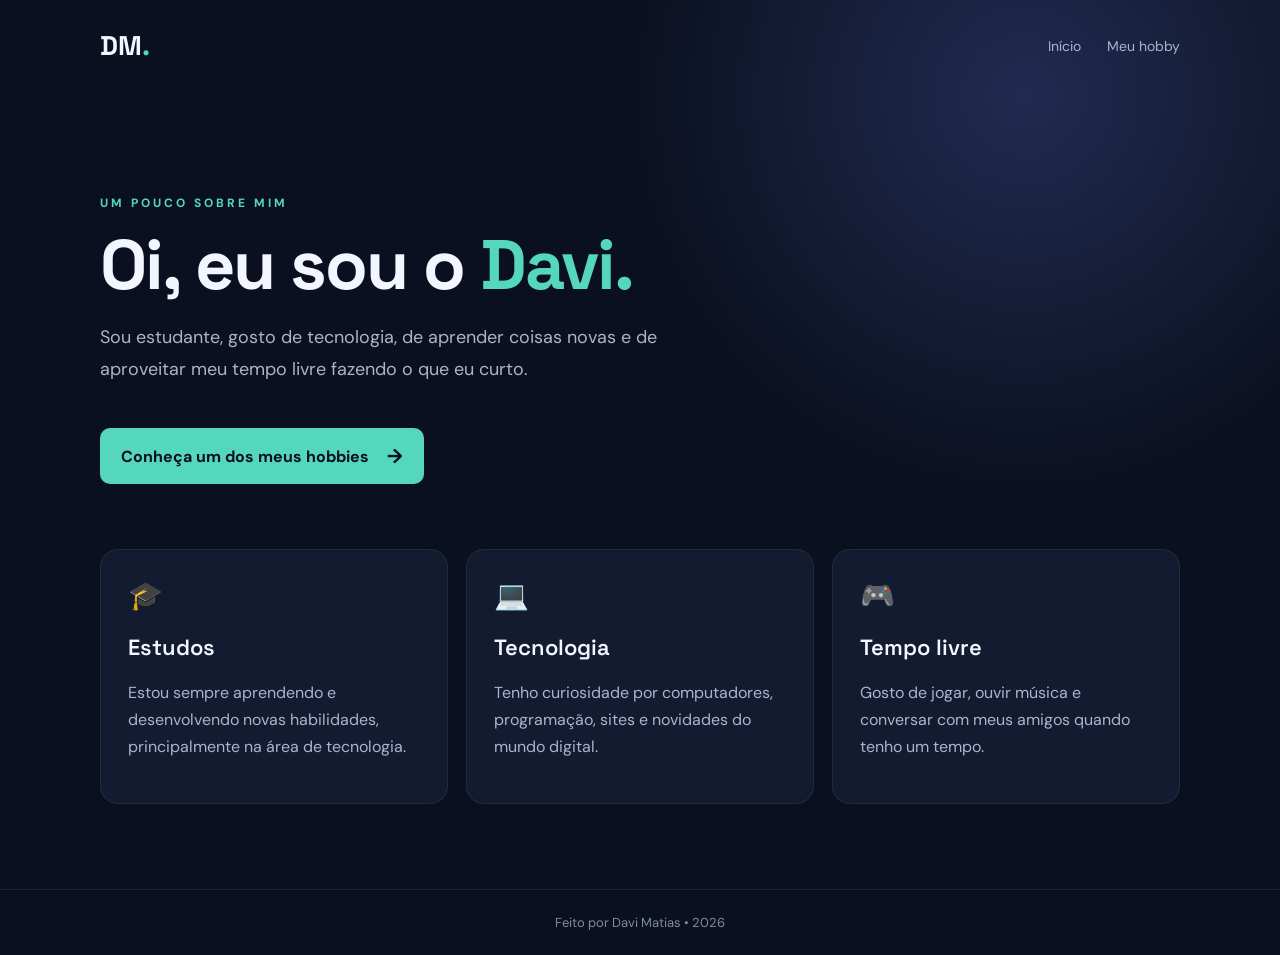
<file: index.html>
<!DOCTYPE html>
<html lang="pt-BR">
<head>
  <meta charset="UTF-8">
  <meta name="viewport" content="width=device-width, initial-scale=1.0">
  <title>Sobre mim | Davi</title>
  <link rel="stylesheet" href="style.css">
</head>
<body>
  <header class="topo">
    <a class="logo" href="index.html">DM<span>.</span></a>
    <nav><a href="index.html">Início</a><a href="hobby.html">Meu hobby</a></nav>
  </header>

  <main class="container">
    <section class="hero">
      <p class="tag">UM POUCO SOBRE MIM</p>
      <h1>Oi, eu sou o <span>Davi.</span></h1>
      <p class="intro">Sou estudante, gosto de tecnologia, de aprender coisas novas e de aproveitar meu tempo livre fazendo o que eu curto.</p>
      <a class="botao" href="hobby.html">Conheça um dos meus hobbies <span>→</span></a>
    </section>

    <section class="cards">
      <article class="card">
        <div class="icone">🎓</div>
        <h2>Estudos</h2>
        <p>Estou sempre aprendendo e desenvolvendo novas habilidades, principalmente na área de tecnologia.</p>
      </article>
      <article class="card">
        <div class="icone">💻</div>
        <h2>Tecnologia</h2>
        <p>Tenho curiosidade por computadores, programação, sites e novidades do mundo digital.</p>
      </article>
      <article class="card">
        <div class="icone">🎮</div>
        <h2>Tempo livre</h2>
        <p>Gosto de jogar, ouvir música e conversar com meus amigos quando tenho um tempo.</p>
      </article>
    </section>
  </main>

  <footer>Feito por Davi Matias • 2026</footer>
</body>
</html>
</file>
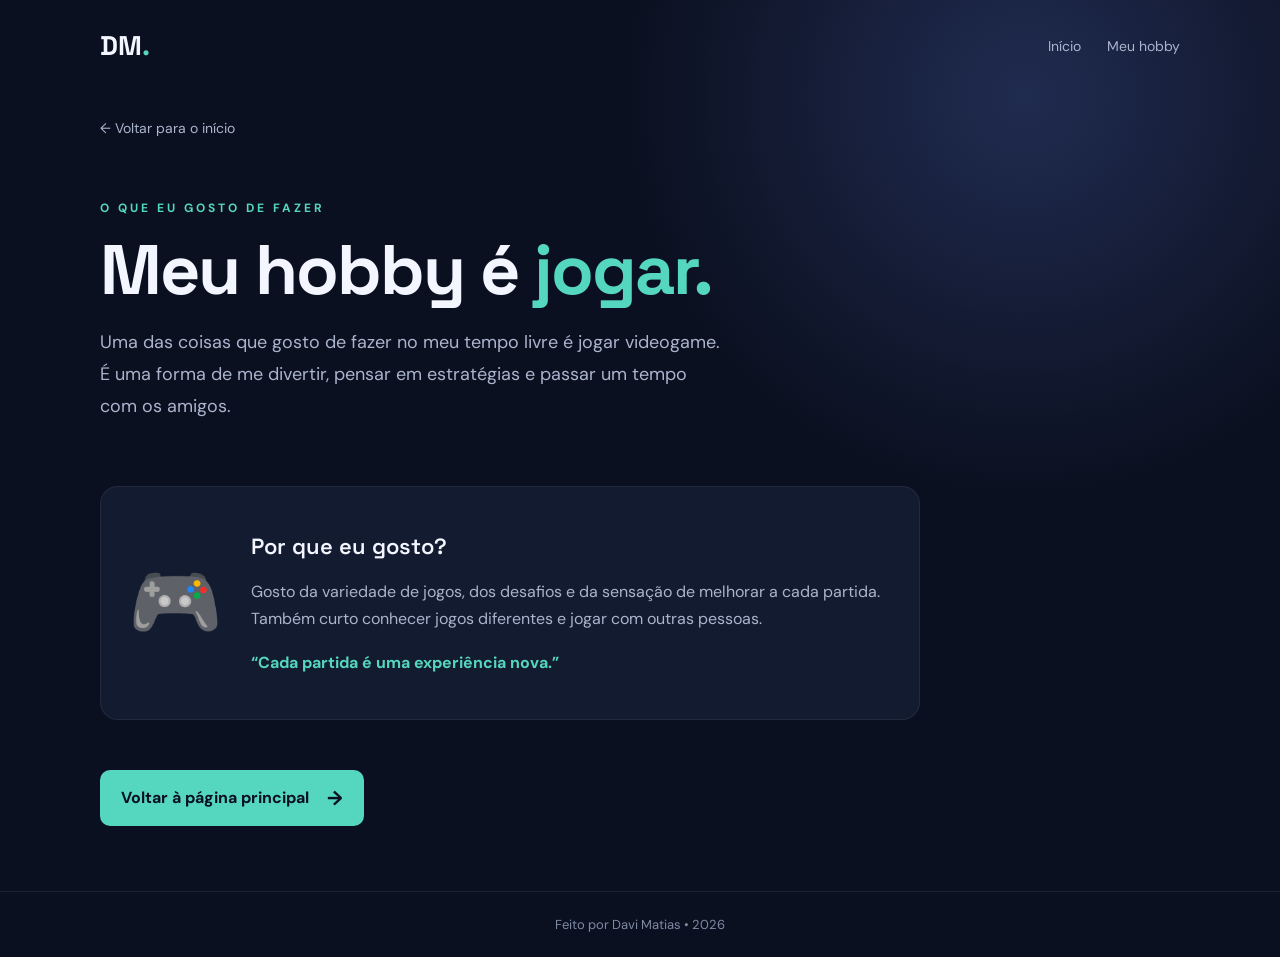
<file: hobby.html>
<!DOCTYPE html>
<html lang="pt-BR">
<head>
  <meta charset="UTF-8">
  <meta name="viewport" content="width=device-width, initial-scale=1.0">
  <title>Meu hobby | Davi</title>
  <link rel="stylesheet" href="style.css">
</head>
<body>
  <header class="topo">
    <a class="logo" href="index.html">DM<span>.</span></a>
    <nav><a href="index.html">Início</a><a href="hobby.html">Meu hobby</a></nav>
  </header>

  <main class="container pagina-hobby">
    <a class="voltar" href="index.html">← Voltar para o início</a>
    <section class="hero">
      <p class="tag">O QUE EU GOSTO DE FAZER</p>
      <h1>Meu hobby é <span>jogar.</span></h1>
      <p class="intro">Uma das coisas que gosto de fazer no meu tempo livre é jogar videogame. É uma forma de me divertir, pensar em estratégias e passar um tempo com os amigos.</p>
    </section>

    <section class="destaque">
      <div class="emoji-grande">🎮</div>
      <div>
        <h2>Por que eu gosto?</h2>
        <p>Gosto da variedade de jogos, dos desafios e da sensação de melhorar a cada partida. Também curto conhecer jogos diferentes e jogar com outras pessoas.</p>
        <p class="frase">“Cada partida é uma experiência nova.”</p>
      </div>
    </section>
    <a class="botao secundario" href="index.html">Voltar à página principal <span>→</span></a>
  </main>

  <footer>Feito por Davi Matias • 2026</footer>
</body>
</html>
</file>
<file: style.css>
@import url('https://fonts.googleapis.com/css2?family=DM+Sans:wght@400;500;700&family=Space+Grotesk:wght@500;600;700&display=swap');

:root {
  --bg: #0b1020;
  --panel: #151d33;
  --text: #f4f6ff;
  --muted: #aab4cc;
  --accent: #8b7cff;
  --accent2: #55d6be;
}
* { box-sizing: border-box; }
body {
  margin: 0;
  min-height: 100vh;
  color: var(--text);
  background: radial-gradient(circle at 80% 10%, #202b50 0, transparent 30%), var(--bg);
  font-family: 'DM Sans', sans-serif;
}
.topo {
  width: min(1080px, 90%);
  margin: auto;
  padding: 28px 0;
  display: flex;
  align-items: center;
  justify-content: space-between;
}
.logo {
  color: var(--text);
  font: 700 27px 'Space Grotesk', sans-serif;
  text-decoration: none;
}
.logo span, h1 span { color: var(--accent2); }
nav { display: flex; gap: 26px; }
nav a, .voltar {
  color: var(--muted);
  text-decoration: none;
  font-size: 14px;
}
nav a:hover, .voltar:hover { color: var(--accent2); }
.container { width: min(1080px, 90%); margin: auto; }
.hero { padding: 92px 0 65px; max-width: 720px; }
.tag {
  color: var(--accent2);
  font-size: 12px;
  font-weight: 700;
  letter-spacing: 3px;
}
h1 {
  margin: 16px 0;
  font: 700 clamp(42px, 7vw, 70px)/1.08 'Space Grotesk', sans-serif;
  letter-spacing: -2px;
}
.intro {
  max-width: 620px;
  color: var(--muted);
  font-size: 18px;
  line-height: 1.8;
}
.botao {
  display: inline-flex;
  align-items: center;
  gap: 18px;
  margin-top: 25px;
  padding: 15px 21px;
  border-radius: 10px;
  color: #0b1020;
  background: var(--accent2);
  text-decoration: none;
  font-weight: 700;
  transition: transform .2s, filter .2s;
}
.botao:hover { transform: translateY(-3px); filter: brightness(1.08); }
.botao span { font-size: 20px; }
.cards {
  display: grid;
  grid-template-columns: repeat(3, 1fr);
  gap: 18px;
  padding-bottom: 85px;
}
.card, .destaque {
  background: rgba(21, 29, 51, .88);
  border: 1px solid rgba(255,255,255,.07);
  border-radius: 18px;
  padding: 27px;
}
.icone { font-size: 28px; }
h2 { font: 600 22px 'Space Grotesk', sans-serif; }
.card p, .destaque p { color: var(--muted); line-height: 1.7; }
footer {
  border-top: 1px solid rgba(255,255,255,.08);
  padding: 24px 5%;
  text-align: center;
  color: #7f8aa5;
  font-size: 13px;
}
.pagina-hobby { min-height: calc(100vh - 140px); }
.pagina-hobby .hero { padding-top: 50px; padding-bottom: 35px; }
.voltar { display: inline-block; margin-top: 28px; }
.destaque {
  display: flex;
  align-items: center;
  gap: 28px;
  max-width: 820px;
  margin: 10px 0 25px;
}
.emoji-grande { font-size: 76px; }
.frase { color: var(--accent2) !important; font-weight: 700; }
.secundario { margin-bottom: 65px; }
@media (max-width: 700px) {
  .hero { padding-top: 65px; }
  .cards { grid-template-columns: 1fr; }
  .destaque { flex-direction: column; align-items: flex-start; }
  nav { gap: 14px; }
}
</file>
